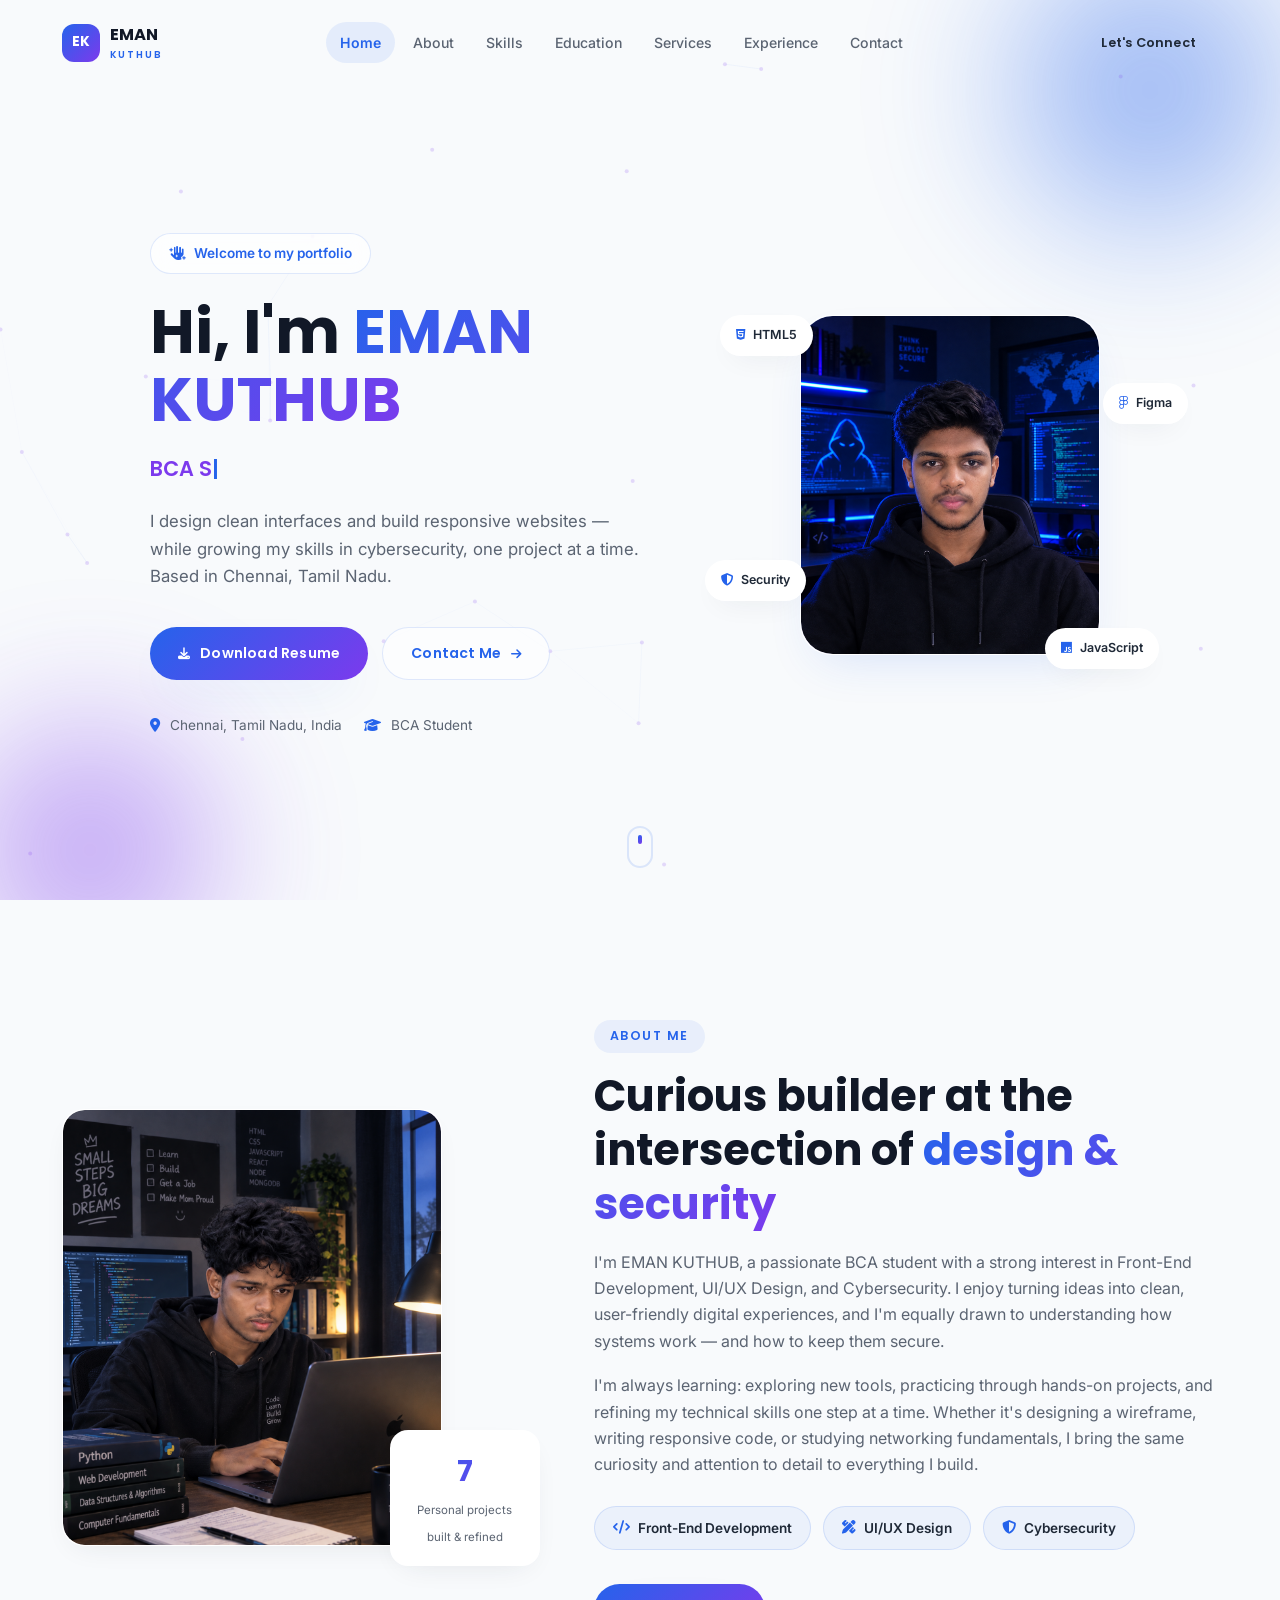
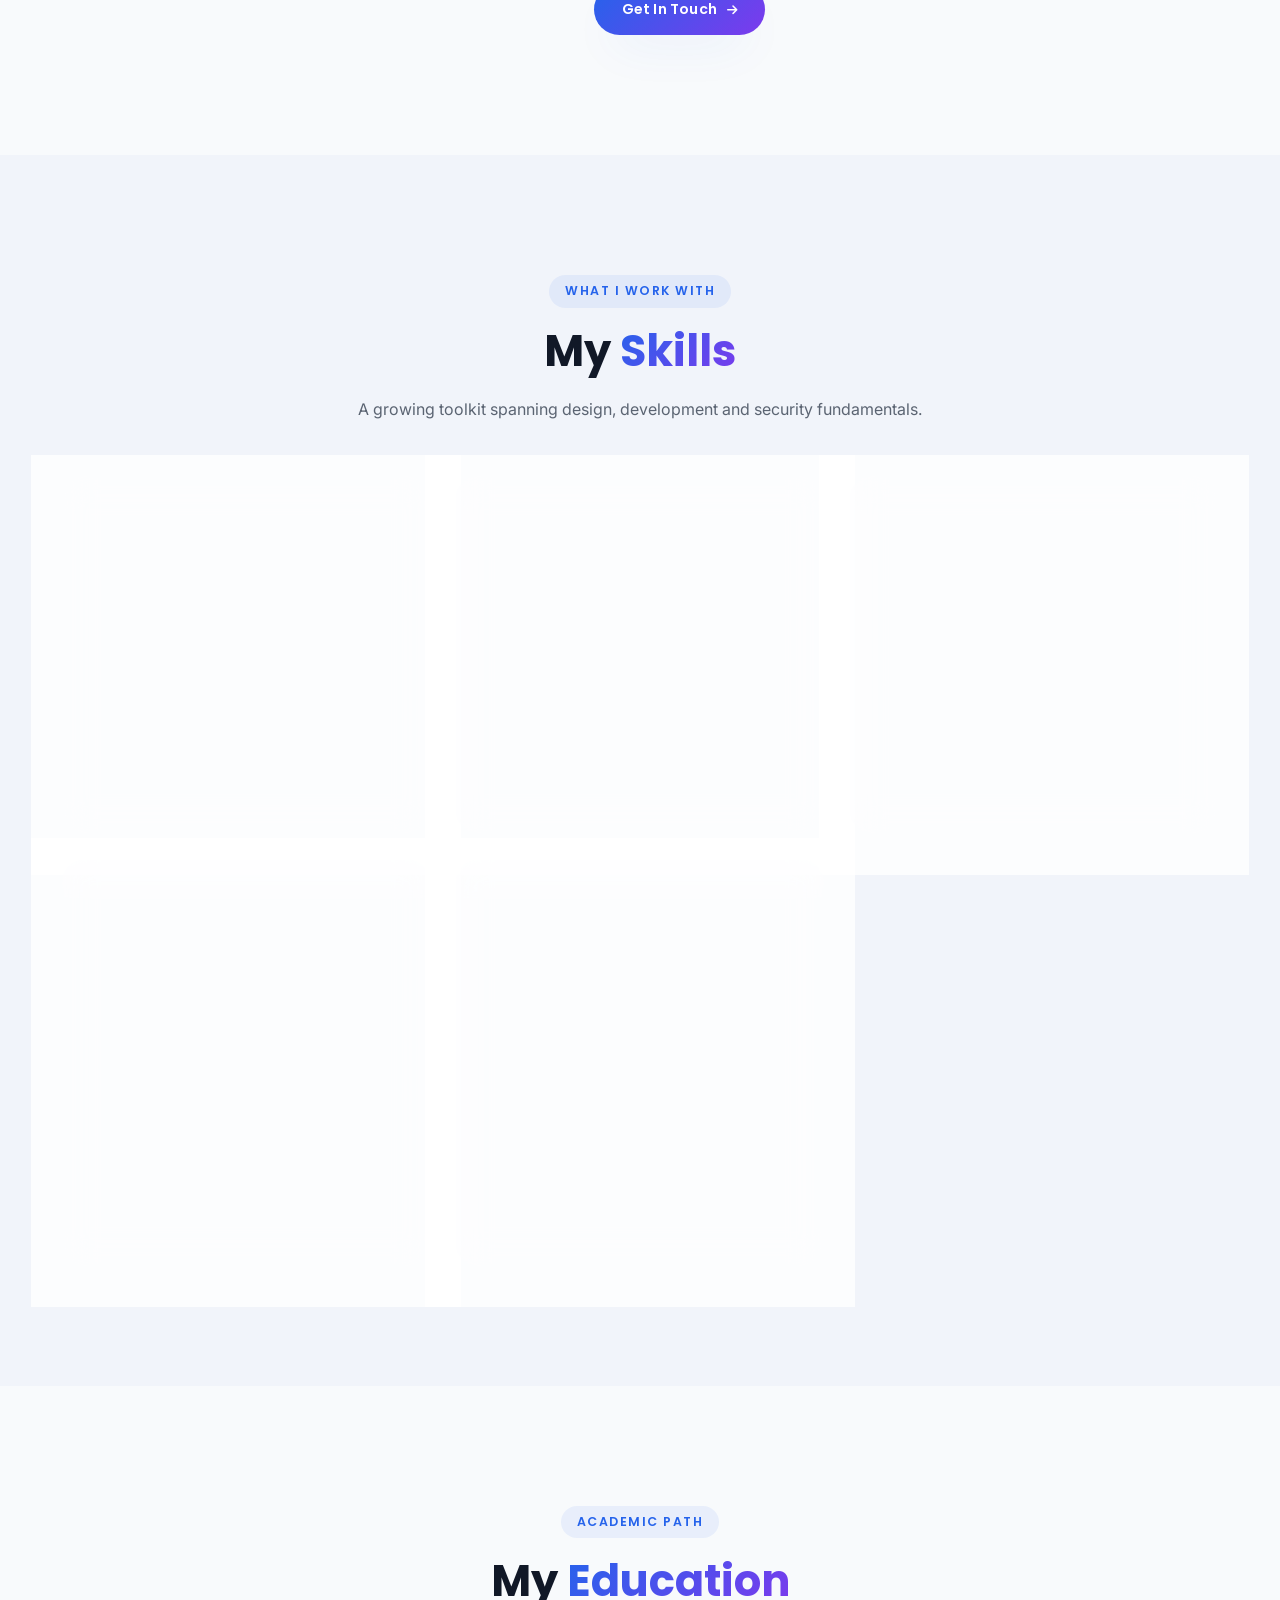
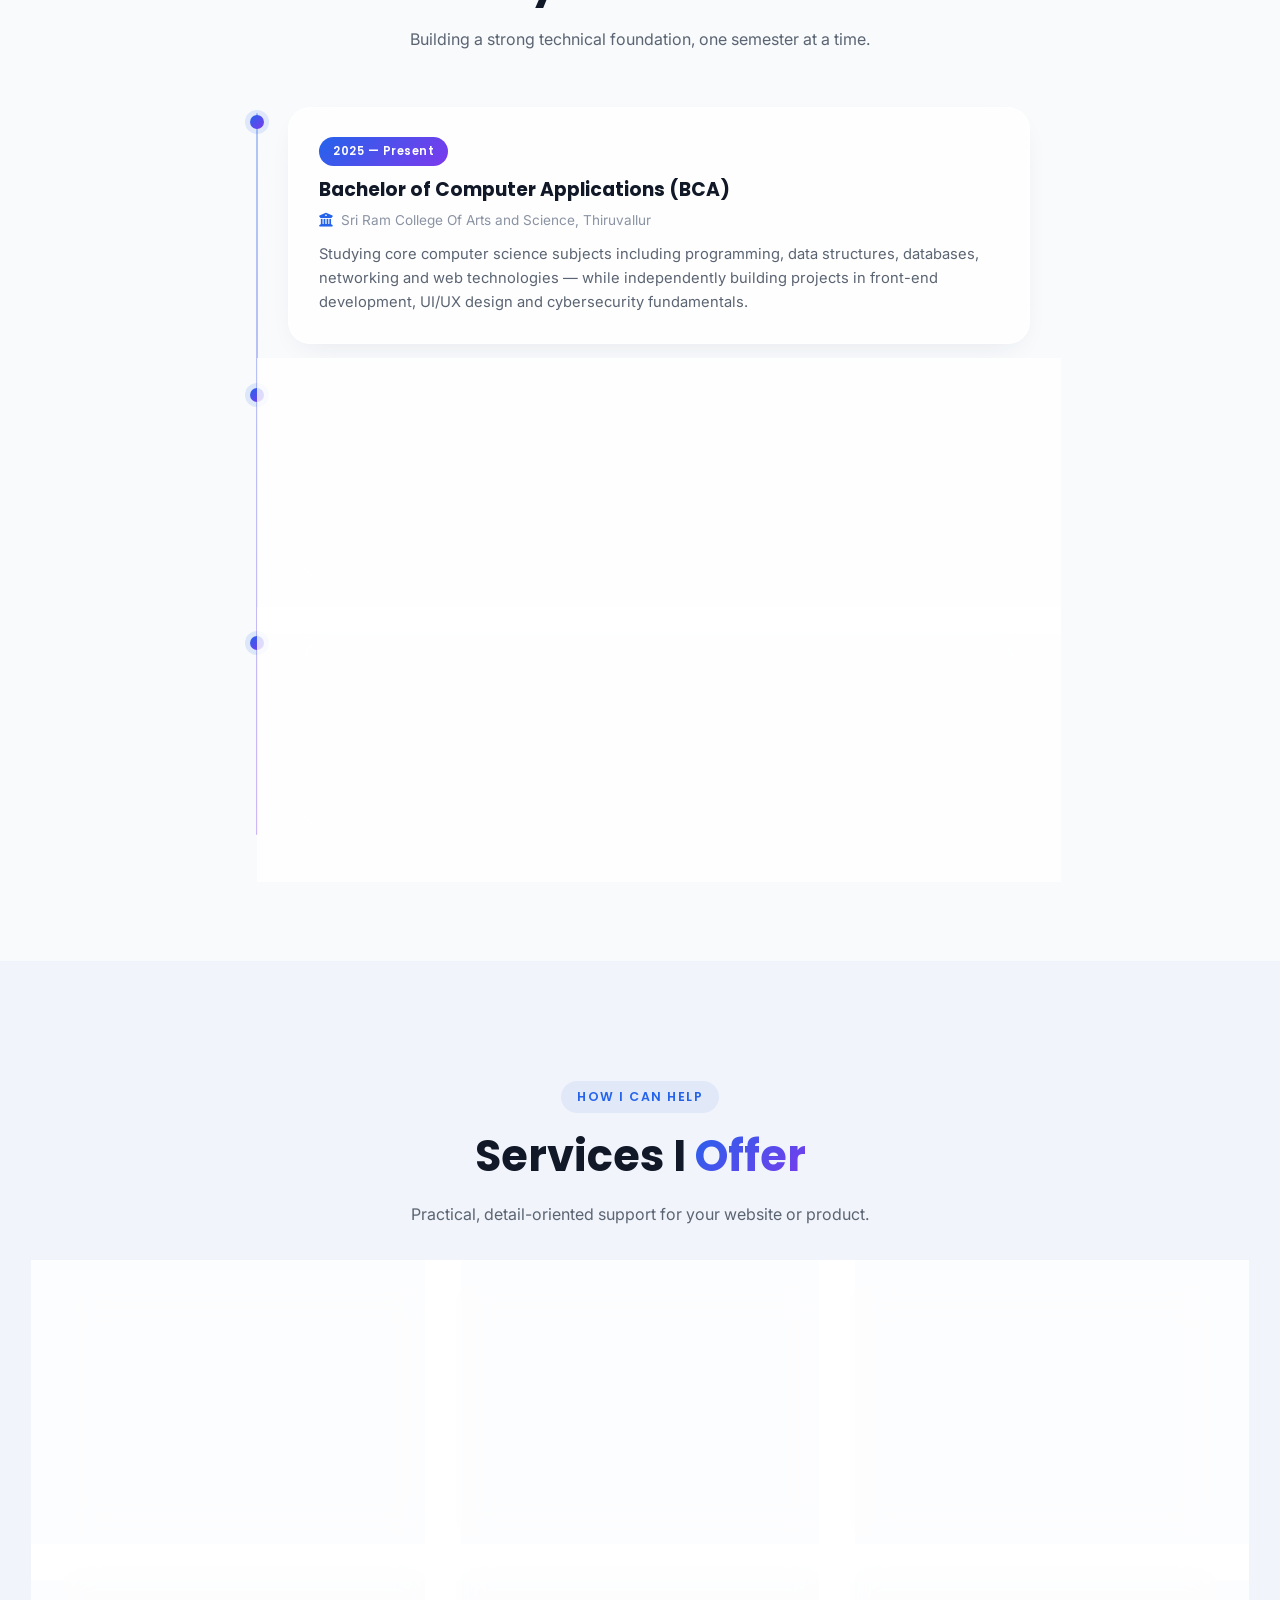
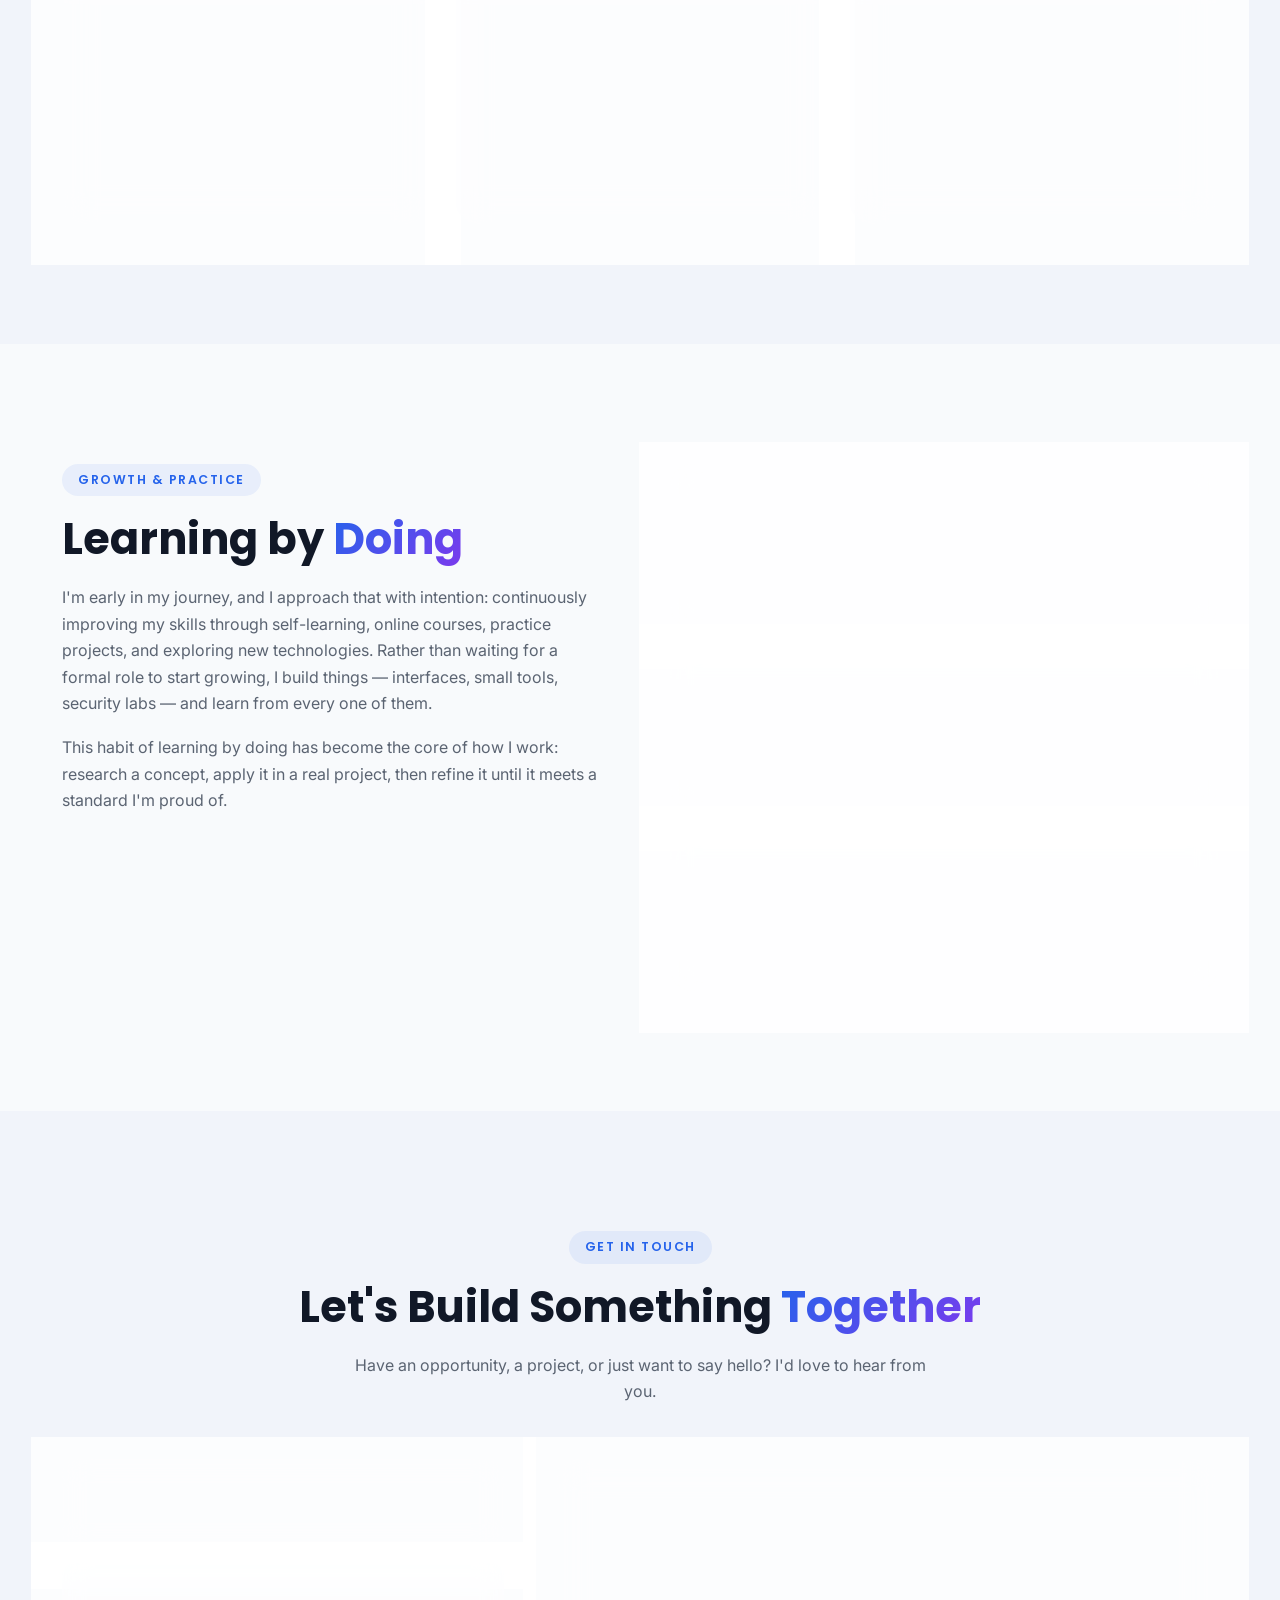
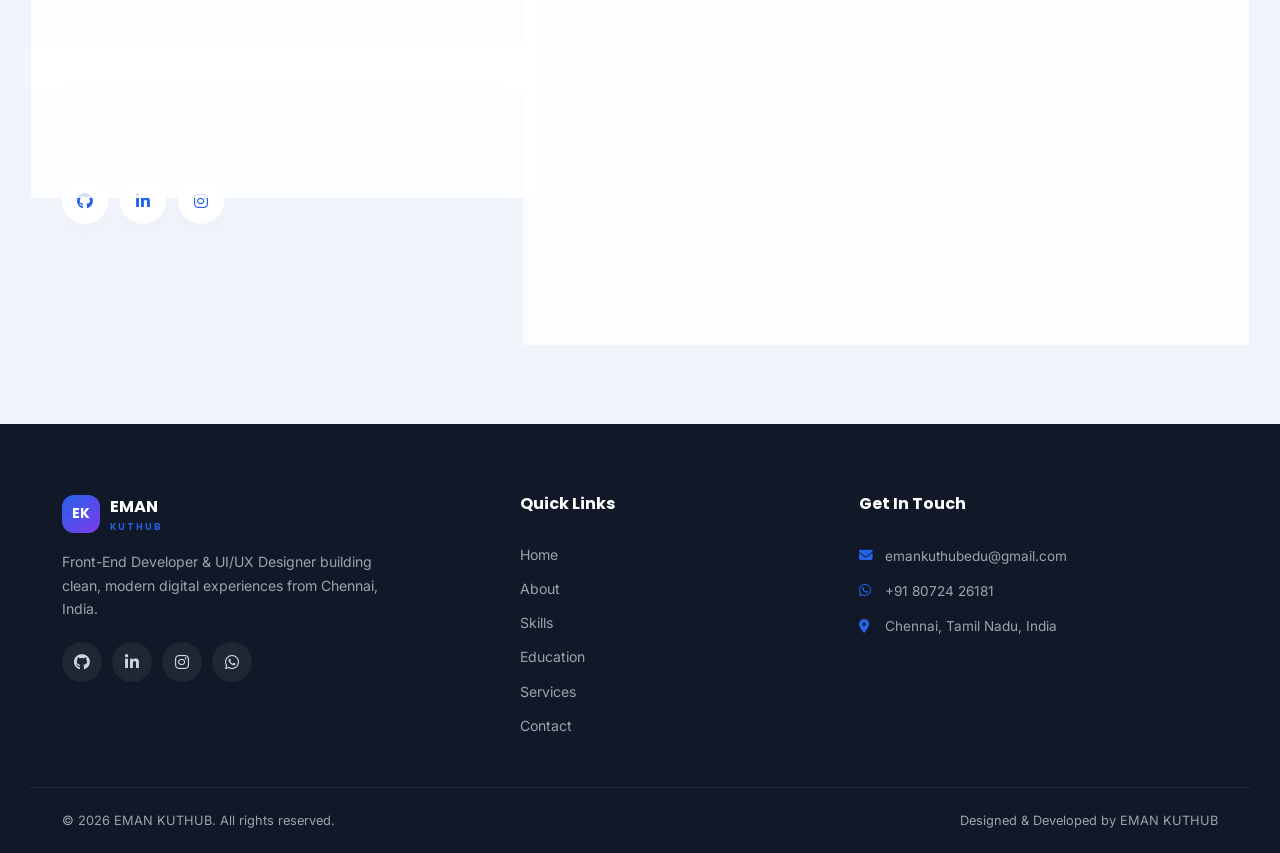
<file: index.html>
<!DOCTYPE html>
<html lang="en">
<head>
<meta charset="UTF-8">
<meta name="viewport" content="width=device-width, initial-scale=1.0">
<title>EMAN KUTHUB — Front-End Developer &amp; UI/UX Designer</title>
<meta name="description" content="EMAN KUTHUB — BCA Student, Front-End Developer, UI/UX Designer and Aspiring Cybersecurity Professional based in Chennai, India.">
<meta name="keywords" content="EMAN KUTHUB, Front-End Developer, UI/UX Designer, Portfolio, Chennai, BCA Student">
<meta name="author" content="EMAN KUTHUB">
<meta property="og:title" content="EMAN KUTHUB — Front-End Developer & UI/UX Designer">
<meta property="og:description" content="BCA Student | Front-End Developer | UI/UX Designer | Aspiring Cybersecurity Professional">
<meta property="og:type" content="website">
<meta name="theme-color" content="#F8FAFC">

<link rel="preconnect" href="https://fonts.googleapis.com">
<link rel="preconnect" href="https://fonts.gstatic.com" crossorigin>
<link href="https://fonts.googleapis.com/css2?family=Poppins:wght@500;600;700;800&family=Inter:wght@300;400;500;600;700&display=swap" rel="stylesheet">
<link rel="stylesheet" href="https://cdnjs.cloudflare.com/ajax/libs/font-awesome/6.5.1/css/all.min.css">

<link rel="stylesheet" href="css/style.css">
</head>
<body>

<!-- ============ LOADING SCREEN ============ -->
<div class="loader" id="loader" aria-hidden="true">
  <div class="loader-inner">
    <div class="loader-ring"></div>
    <span class="loader-mark">EK</span>
    <p class="loader-text">Loading portfolio<span class="dots">...</span></p>
  </div>
</div>

<!-- ============ SKIP LINK (accessibility) ============ -->
<a href="#main-content" class="skip-link">Skip to content</a>

<!-- ============ NAVIGATION ============ -->
<header class="navbar" id="navbar">
  <div class="nav-container">
    <a href="#home" class="nav-logo" aria-label="EMAN KUTHUB Home">
      <span class="logo-mark">EK</span>
      <span class="logo-text">EMAN<span>KUTHUB</span></span>
    </a>

    <nav class="nav-links" id="navLinks" aria-label="Primary">
      <a href="#home" class="nav-link active" data-section="home">Home</a>
      <a href="#about" class="nav-link" data-section="about">About</a>
      <a href="#skills" class="nav-link" data-section="skills">Skills</a>
      <a href="#education" class="nav-link" data-section="education">Education</a>
      <a href="#services" class="nav-link" data-section="services">Services</a>
      <a href="#experience" class="nav-link" data-section="experience">Experience</a>
      <a href="#contact" class="nav-link" data-section="contact">Contact</a>
    </nav>

    <a href="#contact" class="btn btn-nav">Let's Connect</a>

    <button class="nav-toggle" id="navToggle" aria-label="Toggle menu" aria-expanded="false">
      <span></span><span></span><span></span>
    </button>
  </div>
</header>

<main id="main-content">

<!-- ============ HERO SECTION ============ -->
<section class="hero" id="home">
  <div class="hero-bg" aria-hidden="true">
    <span class="blob blob-1"></span>
    <span class="blob blob-2"></span>
    <canvas id="nodeCanvas"></canvas>
  </div>

  <div class="hero-container">
    <div class="hero-text">
      <p class="hero-eyebrow" data-reveal><i class="fa-solid fa-hand-sparkles"></i> Welcome to my portfolio</p>

      <h1 class="hero-heading" data-reveal>
        Hi, I'm <span class="text-gradient">EMAN KUTHUB</span>
      </h1>

      <div class="hero-role" data-reveal>
        <span class="typing-text" id="typingText"></span><span class="typing-cursor">|</span>
      </div>

      <p class="hero-tagline" data-reveal>
        I design clean interfaces and build responsive websites — while growing my skills
        in cybersecurity, one project at a time. Based in Chennai, Tamil Nadu.
      </p>

      <div class="hero-cta" data-reveal>
        <a href="assets/EMAN_Kuthub_Resume.pdf" class="btn btn-primary" download>
          <i class="fa-solid fa-download"></i><span>Download Resume</span>
        </a>
        <a href="#contact" class="btn btn-outline">
          <span>Contact Me</span><i class="fa-solid fa-arrow-right"></i>
        </a>
      </div>

      <div class="hero-meta" data-reveal>
        <span><i class="fa-solid fa-location-dot"></i> Chennai, Tamil Nadu, India</span>
        <span><i class="fa-solid fa-graduation-cap"></i> BCA Student</span>
      </div>
    </div>

    <div class="hero-visual" data-reveal>
      <div class="avatar-glass">
        <div class="avatar-placeholder">
          <img src="assets/eman-profile.png" alt="Eman Kuthub">
        </div>
      </div>
      <span class="float-chip chip-1"><i class="fa-brands fa-html5"></i> HTML5</span>
      <span class="float-chip chip-2"><i class="fa-brands fa-figma"></i> Figma</span>
      <span class="float-chip chip-3"><i class="fa-solid fa-shield-halved"></i> Security</span>
      <span class="float-chip chip-4"><i class="fa-brands fa-js"></i> JavaScript</span>
    </div>
  </div>

  <a href="#about" class="scroll-cue" aria-label="Scroll to About section">
    <span></span>
  </a>
</section>

<!-- ============ ABOUT SECTION ============ -->
<section class="section" id="about">
  <div class="section-container about-grid">
    <div class="about-visual" data-reveal>
      <div class="about-card-glass">
        <span class="blob blob-small" aria-hidden="true"></span>
        <div class="about-photo-placeholder">
          <img src="assets/eman-about.png" alt="Eman Kuthub at work">
        </div>
      </div>
      <div class="about-float-stat">
        <span class="num" data-count="7">0</span>
        <span class="label">Personal projects<br>built &amp; refined</span>
      </div>
    </div>

    <div class="about-content">
      <p class="section-eyebrow" data-reveal>About Me</p>
      <h2 class="section-title" data-reveal>Curious builder at the intersection of <span class="text-gradient">design &amp; security</span></h2>
      <p class="about-text" data-reveal>
        I'm EMAN KUTHUB, a passionate BCA student with a strong interest in Front-End Development,
        UI/UX Design, and Cybersecurity. I enjoy turning ideas into clean, user-friendly digital
        experiences, and I'm equally drawn to understanding how systems work — and how to keep
        them secure.
      </p>
      <p class="about-text" data-reveal>
        I'm always learning: exploring new tools, practicing through hands-on projects, and
        refining my technical skills one step at a time. Whether it's designing a wireframe,
        writing responsive code, or studying networking fundamentals, I bring the same curiosity
        and attention to detail to everything I build.
      </p>

      <div class="about-highlights" data-reveal>
        <div class="highlight-pill"><i class="fa-solid fa-code"></i> Front-End Development</div>
        <div class="highlight-pill"><i class="fa-solid fa-pen-ruler"></i> UI/UX Design</div>
        <div class="highlight-pill"><i class="fa-solid fa-shield-halved"></i> Cybersecurity</div>
      </div>

      <a href="#contact" class="btn btn-primary" data-reveal>
        <span>Get In Touch</span><i class="fa-solid fa-arrow-right"></i>
      </a>
    </div>
  </div>
</section>

<!-- ============ SKILLS SECTION ============ -->
<section class="section section-alt" id="skills">
  <div class="section-container">
    <p class="section-eyebrow center" data-reveal>What I Work With</p>
    <h2 class="section-title center" data-reveal>My <span class="text-gradient">Skills</span></h2>
    <p class="section-sub center" data-reveal>A growing toolkit spanning design, development and security fundamentals.</p>

    <div class="skills-grid">

      <div class="skill-card" data-reveal>
        <div class="skill-icon-wrap"><i class="fa-solid fa-code"></i></div>
        <h3>Frontend</h3>
        <div class="skill-bar-item"><div class="skill-bar-top"><span>HTML5</span><span>95%</span></div><div class="skill-bar-track"><div class="skill-bar-fill" data-width="95"></div></div></div>
        <div class="skill-bar-item"><div class="skill-bar-top"><span>CSS3</span><span>92%</span></div><div class="skill-bar-track"><div class="skill-bar-fill" data-width="92"></div></div></div>
        <div class="skill-bar-item"><div class="skill-bar-top"><span>JavaScript</span><span>85%</span></div><div class="skill-bar-track"><div class="skill-bar-fill" data-width="85"></div></div></div>
        <div class="skill-bar-item"><div class="skill-bar-top"><span>Responsive Design</span><span>90%</span></div><div class="skill-bar-track"><div class="skill-bar-fill" data-width="90"></div></div></div>
      </div>

      <div class="skill-card" data-reveal>
        <div class="skill-icon-wrap"><i class="fa-solid fa-pen-ruler"></i></div>
        <h3>UI/UX</h3>
        <div class="skill-bar-item"><div class="skill-bar-top"><span>Figma</span><span>88%</span></div><div class="skill-bar-track"><div class="skill-bar-fill" data-width="88"></div></div></div>
        <div class="skill-bar-item"><div class="skill-bar-top"><span>Wireframing</span><span>85%</span></div><div class="skill-bar-track"><div class="skill-bar-fill" data-width="85"></div></div></div>
        <div class="skill-bar-item"><div class="skill-bar-top"><span>Prototyping</span><span>82%</span></div><div class="skill-bar-track"><div class="skill-bar-fill" data-width="82"></div></div></div>
      </div>

      <div class="skill-card" data-reveal>
        <div class="skill-icon-wrap"><i class="fa-solid fa-laptop-code"></i></div>
        <h3>Programming</h3>
        <div class="skill-bar-item"><div class="skill-bar-top"><span>Python</span><span>80%</span></div><div class="skill-bar-track"><div class="skill-bar-fill" data-width="80"></div></div></div>
        <div class="skill-bar-item"><div class="skill-bar-top"><span>C++</span><span>75%</span></div><div class="skill-bar-track"><div class="skill-bar-fill" data-width="75"></div></div></div>
        <div class="skill-bar-item"><div class="skill-bar-top"><span>Basic Java</span><span>65%</span></div><div class="skill-bar-track"><div class="skill-bar-fill" data-width="65"></div></div></div>
      </div>

      <div class="skill-card" data-reveal>
        <div class="skill-icon-wrap"><i class="fa-solid fa-shield-halved"></i></div>
        <h3>Cybersecurity</h3>
        <div class="skill-bar-item"><div class="skill-bar-top"><span>Linux Basics</span><span>78%</span></div><div class="skill-bar-track"><div class="skill-bar-fill" data-width="78"></div></div></div>
        <div class="skill-bar-item"><div class="skill-bar-top"><span>Networking Fundamentals</span><span>75%</span></div><div class="skill-bar-track"><div class="skill-bar-fill" data-width="75"></div></div></div>
        <div class="skill-bar-item"><div class="skill-bar-top"><span>Ethical Hacking Basics</span><span>65%</span></div><div class="skill-bar-track"><div class="skill-bar-fill" data-width="65"></div></div></div>
        <div class="skill-bar-item"><div class="skill-bar-top"><span>Nmap</span><span>70%</span></div><div class="skill-bar-track"><div class="skill-bar-fill" data-width="70"></div></div></div>
        <div class="skill-bar-item"><div class="skill-bar-top"><span>Wireshark</span><span>68%</span></div><div class="skill-bar-track"><div class="skill-bar-fill" data-width="68"></div></div></div>
      </div>

      <div class="skill-card" data-reveal>
        <div class="skill-icon-wrap"><i class="fa-solid fa-toolbox"></i></div>
        <h3>Tools</h3>
        <div class="skill-bar-item"><div class="skill-bar-top"><span>Git</span><span>85%</span></div><div class="skill-bar-track"><div class="skill-bar-fill" data-width="85"></div></div></div>
        <div class="skill-bar-item"><div class="skill-bar-top"><span>GitHub</span><span>85%</span></div><div class="skill-bar-track"><div class="skill-bar-fill" data-width="85"></div></div></div>
        <div class="skill-bar-item"><div class="skill-bar-top"><span>VS Code</span><span>95%</span></div><div class="skill-bar-track"><div class="skill-bar-fill" data-width="95"></div></div></div>
        <div class="skill-bar-item"><div class="skill-bar-top"><span>Canva</span><span>90%</span></div><div class="skill-bar-track"><div class="skill-bar-fill" data-width="90"></div></div></div>
      </div>

    </div>
  </div>
</section>

<!-- ============ EDUCATION SECTION ============ -->
<section class="section" id="education">
  <div class="section-container">
    <p class="section-eyebrow center" data-reveal>Academic Path</p>
    <h2 class="section-title center" data-reveal>My <span class="text-gradient">Education</span></h2>
    <p class="section-sub center" data-reveal>Building a strong technical foundation, one semester at a time.</p>

    <div class="timeline">
      <div class="timeline-item" data-reveal>
        <div class="timeline-dot"></div>
        <div class="timeline-card">
          <span class="timeline-date">2025 — Present</span>
          <h3>Bachelor of Computer Applications (BCA)</h3>
          <p class="timeline-org"><i class="fa-solid fa-building-columns"></i> Sri Ram College Of Arts and Science, Thiruvallur</p>
          <p>Studying core computer science subjects including programming, data structures,
            databases, networking and web technologies — while independently building projects
            in front-end development, UI/UX design and cybersecurity fundamentals.</p>
        </div>
      </div>

      <div class="timeline-item" data-reveal>
        <div class="timeline-dot"></div>
        <div class="timeline-card">
          <span class="timeline-date">Ongoing</span>
          <h3>Self-Directed Learning</h3>
          <p class="timeline-org"><i class="fa-solid fa-laptop-code"></i> Online Courses &amp; Practice Projects</p>
          <p>Continuously studying UI/UX principles, front-end best practices, Linux, networking
            and ethical hacking basics through hands-on, project-based learning.</p>
        </div>
      </div>

      <div class="timeline-item" data-reveal>
        <div class="timeline-dot"></div>
        <div class="timeline-card">
          <span class="timeline-date">Earlier</span>
          <h3>Higher Secondary Education</h3>
          <p class="timeline-org"><i class="fa-solid fa-school"></i> Chennai, Tamil Nadu</p>
          <p>Built the foundation in logic, mathematics and computing that shaped my interest in
            technology and design.</p>
        </div>
      </div>
    </div>
  </div>
</section>

<!-- ============ SERVICES SECTION ============ -->
<section class="section section-alt" id="services">
  <div class="section-container">
    <p class="section-eyebrow center" data-reveal>How I Can Help</p>
    <h2 class="section-title center" data-reveal>Services I <span class="text-gradient">Offer</span></h2>
    <p class="section-sub center" data-reveal>Practical, detail-oriented support for your website or product.</p>

    <div class="services-grid">
      <div class="service-card" data-reveal>
        <div class="service-icon"><i class="fa-solid fa-code"></i></div>
        <h3>Front-End Development</h3>
        <p>Clean, semantic and efficient code that brings designs to life with smooth interactions.</p>
      </div>
      <div class="service-card" data-reveal>
        <div class="service-icon"><i class="fa-solid fa-mobile-screen-button"></i></div>
        <h3>Responsive Website Design</h3>
        <p>Websites that look and perform beautifully across mobile, tablet and desktop.</p>
      </div>
      <div class="service-card" data-reveal>
        <div class="service-icon"><i class="fa-solid fa-pen-ruler"></i></div>
        <h3>UI/UX Design</h3>
        <p>User-centered interfaces designed with wireframes, prototypes and thoughtful flows.</p>
      </div>
      <div class="service-card" data-reveal>
        <div class="service-icon"><i class="fa-solid fa-bullseye"></i></div>
        <h3>Landing Page Design</h3>
        <p>Focused, high-clarity landing pages built to communicate and convert.</p>
      </div>
      <div class="service-card" data-reveal>
        <div class="service-icon"><i class="fa-solid fa-arrows-rotate"></i></div>
        <h3>Website Redesign</h3>
        <p>Refreshing outdated websites with modern design language and better usability.</p>
      </div>
      <div class="service-card" data-reveal>
        <div class="service-icon"><i class="fa-solid fa-wrench"></i></div>
        <h3>Website Maintenance</h3>
        <p>Ongoing updates, fixes and small improvements to keep your site running smoothly.</p>
      </div>
    </div>
  </div>
</section>

<!-- ============ EXPERIENCE SECTION ============ -->
<section class="section" id="experience">
  <div class="section-container experience-grid">
    <div data-reveal>
      <p class="section-eyebrow">Growth &amp; Practice</p>
      <h2 class="section-title">Learning by <span class="text-gradient">Doing</span></h2>
      <p class="about-text">
        I'm early in my journey, and I approach that with intention: continuously improving my
        skills through self-learning, online courses, practice projects, and exploring new
        technologies. Rather than waiting for a formal role to start growing, I build things —
        interfaces, small tools, security labs — and learn from every one of them.
      </p>
      <p class="about-text">
        This habit of learning by doing has become the core of how I work: research a concept,
        apply it in a real project, then refine it until it meets a standard I'm proud of.
      </p>
    </div>

    <div class="exp-cards">
      <div class="exp-card" data-reveal>
        <i class="fa-solid fa-book-open"></i>
        <h4>Online Courses</h4>
        <p>Structured learning across front-end development, design and security fundamentals.</p>
      </div>
      <div class="exp-card" data-reveal>
        <i class="fa-solid fa-diagram-project"></i>
        <h4>Practice Projects</h4>
        <p>Applying new concepts hands-on to build real, working interfaces and tools.</p>
      </div>
      <div class="exp-card" data-reveal>
        <i class="fa-solid fa-compass"></i>
        <h4>Exploring New Tech</h4>
        <p>Staying curious about emerging tools and approaches in design and development.</p>
      </div>
    </div>
  </div>
</section>

<!-- ============ CONTACT SECTION ============ -->
<section class="section section-alt" id="contact">
  <div class="section-container">
    <p class="section-eyebrow center" data-reveal>Get In Touch</p>
    <h2 class="section-title center" data-reveal>Let's Build Something <span class="text-gradient">Together</span></h2>
    <p class="section-sub center" data-reveal>Have an opportunity, a project, or just want to say hello? I'd love to hear from you.</p>

    <div class="contact-grid">
      <div class="contact-info" data-reveal>
        <a href="mailto:emankuthubedu@gmail.com" class="contact-item">
          <i class="fa-solid fa-envelope"></i>
          <div><span>Email</span><p>emankuthubedu@gmail.com</p></div>
        </a>
        <a href="https://wa.me/918072426181" target="_blank" rel="noopener" class="contact-item">
          <i class="fa-brands fa-whatsapp"></i>
          <div><span>Phone / WhatsApp</span><p>+91 80724 26181</p></div>
        </a>
        <div class="contact-item">
          <i class="fa-solid fa-location-dot"></i>
          <div><span>Location</span><p>Chennai, Tamil Nadu, India</p></div>
        </div>

        <div class="contact-socials">
          <a href="https://github.com/" target="_blank" rel="noopener" aria-label="GitHub"><i class="fa-brands fa-github"></i></a>
          <a href="https://linkedin.com/" target="_blank" rel="noopener" aria-label="LinkedIn"><i class="fa-brands fa-linkedin-in"></i></a>
          <a href="https://instagram.com/0xemank" target="_blank" rel="noopener" aria-label="Instagram"><i class="fa-brands fa-instagram"></i></a>
        </div>
      </div>

      <form class="contact-form" id="contactForm" data-reveal novalidate>
        <div class="form-row">
          <div class="form-group">
            <input type="text" id="fname" name="name" required placeholder=" " autocomplete="name">
            <label for="fname">Your Name</label>
          </div>
          <div class="form-group">
            <input type="email" id="femail" name="email" required placeholder=" " autocomplete="email">
            <label for="femail">Your Email</label>
          </div>
        </div>
        <div class="form-group">
          <input type="text" id="fsubject" name="subject" required placeholder=" ">
          <label for="fsubject">Subject</label>
        </div>
        <div class="form-group">
          <textarea id="fmessage" name="message" rows="5" required placeholder=" "></textarea>
          <label for="fmessage">Your Message</label>
        </div>
        <button type="submit" class="btn btn-primary btn-full">
          <span>Send Message</span><i class="fa-solid fa-paper-plane"></i>
        </button>
        <p class="form-status" id="formStatus" role="status" aria-live="polite"></p>
      </form>
    </div>
  </div>
</section>

</main>

<!-- ============ FOOTER ============ -->
<footer class="footer">
  <div class="footer-container">
    <div class="footer-brand">
      <a href="#home" class="nav-logo">
        <span class="logo-mark">EK</span>
        <span class="logo-text">EMAN<span>KUTHUB</span></span>
      </a>
      <p>Front-End Developer &amp; UI/UX Designer building clean, modern digital experiences from Chennai, India.</p>
      <div class="footer-socials">
        <a href="https://github.com/" target="_blank" rel="noopener" aria-label="GitHub"><i class="fa-brands fa-github"></i></a>
        <a href="https://linkedin.com/" target="_blank" rel="noopener" aria-label="LinkedIn"><i class="fa-brands fa-linkedin-in"></i></a>
        <a href="https://instagram.com/0xemank" target="_blank" rel="noopener" aria-label="Instagram"><i class="fa-brands fa-instagram"></i></a>
        <a href="https://wa.me/918072426181" target="_blank" rel="noopener" aria-label="WhatsApp"><i class="fa-brands fa-whatsapp"></i></a>
      </div>
    </div>

    <div class="footer-links">
      <h4>Quick Links</h4>
      <a href="#home">Home</a>
      <a href="#about">About</a>
      <a href="#skills">Skills</a>
      <a href="#education">Education</a>
      <a href="#services">Services</a>
      <a href="#contact">Contact</a>
    </div>

    <div class="footer-contact">
      <h4>Get In Touch</h4>
      <a href="mailto:emankuthubedu@gmail.com"><i class="fa-solid fa-envelope"></i> emankuthubedu@gmail.com</a>
      <a href="https://wa.me/918072426181" target="_blank" rel="noopener"><i class="fa-brands fa-whatsapp"></i> +91 80724 26181</a>
      <span><i class="fa-solid fa-location-dot"></i> Chennai, Tamil Nadu, India</span>
    </div>
  </div>

  <div class="footer-bottom">
    <p>&copy; <span id="year"></span> EMAN KUTHUB. All rights reserved.</p>
    <p>Designed &amp; Developed by EMAN KUTHUB</p>
  </div>
</footer>

<!-- ============ BACK TO TOP ============ -->
<button class="back-to-top" id="backToTop" aria-label="Back to top">
  <i class="fa-solid fa-arrow-up"></i>
</button>

<script src="js/script.js"></script>
</body>
</html>
</file>
<file: css/style.css>
/* =========================================================
   EMAN KUTHUB — LIGHT GLASSMORPHISM PORTFOLIO
   Palette: soft blue/purple gradients on a near-white ground.
   Type: Poppins (display) + Inter (body)
   ========================================================= */

:root{
  --primary:      #2563EB;
  --secondary:    #7C3AED;
  --bg:           #F8FAFC;
  --bg-alt:       #F1F4FA;
  --card-bg:      rgba(255,255,255,0.8);
  --card-bg-solid:#FFFFFF;
  --border:       rgba(37,99,235,0.14);
  --border-soft:  rgba(31,41,55,0.08);
  --text:         #1F2937;
  --text-muted:   #5B6472;
  --text-faint:   #8A93A3;

  --gradient:      linear-gradient(135deg, var(--primary), var(--secondary));
  --gradient-soft:  linear-gradient(135deg, rgba(37,99,235,0.12), rgba(124,58,237,0.12));

  --font-display: 'Poppins', sans-serif;
  --font-body: 'Inter', sans-serif;

  --max-w: 1220px;
  --section-pad: 120px;
  --radius: 22px;
  --radius-sm: 14px;

  --ease: cubic-bezier(.16,.84,.44,1);
  --shadow-soft: 0 20px 50px -20px rgba(37,99,235,0.18);
  --shadow-card: 0 10px 30px -14px rgba(31,41,55,0.12);
}

/* =============== RESET =============== */
*,*::before,*::after{ box-sizing:border-box; margin:0; padding:0; }
html{ scroll-behavior:smooth; }
body{
  background:var(--bg);
  color:var(--text);
  font-family:var(--font-body);
  font-weight:400;
  line-height:1.65;
  overflow-x:hidden;
  -webkit-font-smoothing:antialiased;
}
img{ max-width:100%; display:block; }
a{ color:inherit; text-decoration:none; }
ul{ list-style:none; }
button{ font-family:inherit; cursor:pointer; border:none; background:none; color:inherit; }
input,textarea{ font-family:inherit; }
h1,h2,h3,h4{ font-family:var(--font-display); font-weight:700; line-height:1.25; color:#111827; }
::selection{ background:var(--primary); color:#fff; }

@media (prefers-reduced-motion: reduce){
  *,*::before,*::after{ animation-duration:0.001ms !important; animation-iteration-count:1 !important; transition-duration:0.001ms !important; scroll-behavior:auto !important; }
}

/* =============== ACCESSIBILITY =============== */
a:focus-visible, button:focus-visible, input:focus-visible, textarea:focus-visible{
  outline:2px solid var(--primary);
  outline-offset:3px;
  border-radius:4px;
}
.skip-link{
  position:absolute; top:-60px; left:16px; z-index:10000;
  background:var(--primary); color:#fff; padding:10px 18px; border-radius:10px;
  font-size:.85rem; font-weight:600; transition:top .3s var(--ease);
}
.skip-link:focus{ top:16px; }

.text-gradient{
  background:var(--gradient);
  -webkit-background-clip:text; background-clip:text; -webkit-text-fill-color:transparent;
}

/* =============== SCROLLBAR =============== */
::-webkit-scrollbar{ width:9px; }
::-webkit-scrollbar-track{ background:var(--bg); }
::-webkit-scrollbar-thumb{ background:var(--gradient); border-radius:10px; }

/* =============== LOADER =============== */
.loader{
  position:fixed; inset:0; z-index:9999; background:var(--bg);
  display:flex; align-items:center; justify-content:center;
  transition:opacity .6s var(--ease), visibility .6s var(--ease);
}
.loader.hidden{ opacity:0; visibility:hidden; pointer-events:none; }
.loader-inner{ text-align:center; position:relative; }
.loader-ring{
  width:64px; height:64px; margin:0 auto 18px; border-radius:50%;
  border:3px solid rgba(37,99,235,0.14); border-top-color:var(--primary);
  animation:spin 0.9s linear infinite;
}
.loader-mark{
  position:absolute; top:0; left:0; right:0; height:64px; line-height:64px;
  font-family:var(--font-display); font-weight:700; font-size:.95rem;
  background:var(--gradient); -webkit-background-clip:text; background-clip:text; -webkit-text-fill-color:transparent;
}
.loader-text{ font-size:.85rem; color:var(--text-muted); margin-top:4px; }
@keyframes spin{ to{ transform:rotate(360deg); } }

/* =============== NAVBAR =============== */
.navbar{ position:fixed; top:0; left:0; right:0; z-index:1000; padding:22px 0; transition:all .4s var(--ease); }
.navbar.scrolled{
  padding:12px 0; background:rgba(248,250,252,.75);
  backdrop-filter:blur(16px); -webkit-backdrop-filter:blur(16px);
  border-bottom:1px solid var(--border-soft); box-shadow:0 4px 24px -12px rgba(31,41,55,0.1);
}
.nav-container{ max-width:var(--max-w); margin:0 auto; padding:0 32px; display:flex; align-items:center; justify-content:space-between; gap:24px; }
.nav-logo{ display:flex; align-items:center; gap:10px; flex-shrink:0; }
.logo-mark{
  width:38px; height:38px; border-radius:12px; display:flex; align-items:center; justify-content:center;
  background:var(--gradient); color:#fff; font-family:var(--font-display); font-weight:700; font-size:.85rem;
  box-shadow:var(--shadow-soft);
}
.logo-text{ font-family:var(--font-display); font-size:1.02rem; font-weight:700; color:#111827; }
.logo-text span{ display:block; font-size:.6rem; font-weight:600; letter-spacing:2px; color:var(--primary); margin-top:-2px; text-transform:uppercase; }

.nav-links{ display:flex; align-items:center; gap:4px; }
.nav-link{ position:relative; font-size:.88rem; font-weight:500; padding:9px 14px; color:var(--text-muted); border-radius:100px; transition:color .3s, background .3s; }
.nav-link:hover{ color:var(--primary); background:rgba(37,99,235,0.06); }
.nav-link.active{ color:var(--primary); background:rgba(37,99,235,0.09); font-weight:600; }

.nav-toggle{ display:none; flex-direction:column; gap:5px; width:26px; }
.nav-toggle span{ display:block; height:2px; border-radius:2px; background:var(--primary); transition:.35s var(--ease); }

/* =============== BUTTONS =============== */
.btn{
  display:inline-flex; align-items:center; justify-content:center; gap:10px;
  padding:14px 28px; border-radius:100px; font-size:.88rem; font-weight:600; font-family:var(--font-display);
  letter-spacing:.2px; transition:all .35s var(--ease); white-space:nowrap;
}
.btn i{ font-size:.85em; transition:transform .3s var(--ease); }
.btn-primary{ background:var(--gradient); color:#fff; box-shadow:var(--shadow-soft); }
.btn-primary:hover{ transform:translateY(-3px); box-shadow:0 24px 50px -18px rgba(37,99,235,0.4); }
.btn-primary:hover i{ transform:translateX(4px); }
.btn-outline{ border:1.5px solid var(--border); color:var(--primary); background:rgba(255,255,255,.6); }
.btn-outline:hover{ border-color:var(--primary); background:rgba(37,99,235,0.06); transform:translateY(-3px); }
.btn-nav{ padding:10px 22px; font-size:.8rem; }
.btn-full{ width:100%; }

/* =============== LAYOUT HELPERS =============== */
.section{ position:relative; z-index:1; padding:var(--section-pad) 0; }
.section-alt{ background:var(--bg-alt); }
.section-container{ max-width:var(--max-w); margin:0 auto; padding:0 32px; }

.section-eyebrow{
  display:inline-flex; align-items:center; gap:8px; font-family:var(--font-display); font-size:.78rem;
  font-weight:600; letter-spacing:1.5px; color:var(--primary); text-transform:uppercase; margin-bottom:16px;
  padding:6px 16px; border-radius:100px; background:rgba(37,99,235,0.08);
}
.section-eyebrow.center{ display:flex; margin-left:auto; margin-right:auto; width:fit-content; }

.section-title{ font-size:clamp(2rem,3.6vw,2.7rem); margin-bottom:18px; }
.section-title.center{ text-align:center; }
.section-sub{ color:var(--text-muted); max-width:580px; font-size:1rem; margin-bottom:54px; }
.section-sub.center{ text-align:center; margin-left:auto; margin-right:auto; }

/* =============== SCROLL REVEAL =============== */
[data-reveal]{ opacity:0; transform:translateY(30px); transition:opacity .8s var(--ease), transform .8s var(--ease); }
[data-reveal].in-view{ opacity:1; transform:translateY(0); }

/* =============== GLASS BASE =============== */
.glass{
  background:var(--card-bg); backdrop-filter:blur(18px); -webkit-backdrop-filter:blur(18px);
  border:1px solid rgba(255,255,255,0.6); box-shadow:var(--shadow-card);
}

/* =============== BLOBS (signature background motif) =============== */
.blob{
  position:absolute; border-radius:50%; filter:blur(60px); pointer-events:none; opacity:.55;
  animation:blobMove 14s ease-in-out infinite;
}
.blob-1{ width:420px; height:420px; background:radial-gradient(circle,var(--primary),transparent 70%); top:-120px; right:-80px; }
.blob-2{ width:380px; height:380px; background:radial-gradient(circle,var(--secondary),transparent 70%); bottom:-140px; left:-100px; animation-delay:3s; }
.blob-small{ position:absolute; width:200px; height:200px; background:radial-gradient(circle,var(--secondary),transparent 70%); filter:blur(40px); top:-40px; right:-40px; opacity:.4; animation:blobMove 12s ease-in-out infinite; }
@keyframes blobMove{ 0%,100%{ transform:translate(0,0) scale(1); } 50%{ transform:translate(30px,-20px) scale(1.08); } }

/* =============== HERO =============== */
.hero{ position:relative; min-height:100vh; display:flex; align-items:center; overflow:hidden; padding:150px 0 80px; }
.hero-bg{ position:absolute; inset:0; z-index:0; overflow:hidden; }
#nodeCanvas{ position:absolute; inset:0; width:100%; height:100%; opacity:.5; }

.hero-container{
  position:relative; z-index:1; max-width:var(--max-w); margin:0 auto; padding:0 32px;
  display:flex; align-items:center; justify-content:space-between; gap:60px;
}
.hero-text{ flex:1 1 540px; max-width:620px; }
.hero-eyebrow{
  display:inline-flex; align-items:center; gap:8px; font-size:.85rem; font-weight:600; color:var(--primary);
  background:rgba(255,255,255,.7); backdrop-filter:blur(10px); border:1px solid var(--border);
  padding:8px 18px; border-radius:100px; margin-bottom:24px;
}
.hero-heading{ font-size:clamp(2.4rem,5.4vw,3.8rem); line-height:1.12; margin-bottom:18px; color:#111827; }
.hero-role{ font-family:var(--font-display); font-size:1.3rem; font-weight:600; color:var(--secondary); margin-bottom:22px; min-height:32px; }
.typing-cursor{ color:var(--primary); animation:blink 1s step-end infinite; }
@keyframes blink{ 50%{ opacity:0; } }
.hero-tagline{ color:var(--text-muted); font-size:1.05rem; max-width:500px; margin-bottom:36px; }
.hero-cta{ display:flex; flex-wrap:wrap; gap:14px; margin-bottom:34px; }
.hero-meta{ display:flex; flex-wrap:wrap; gap:22px; font-size:.85rem; color:var(--text-muted); }
.hero-meta i{ color:var(--primary); margin-right:6px; }

.hero-visual{ position:relative; flex:1 1 340px; max-width:380px; display:flex; align-items:center; justify-content:center; }
.avatar-glass{
  position:relative; width:300px; height:340px; border-radius:32px;
  background:var(--card-bg); backdrop-filter:blur(18px); border:1px solid rgba(255,255,255,0.7);
  box-shadow:var(--shadow-soft); display:flex; align-items:center; justify-content:center; overflow:hidden;
}
.avatar-glass::before{
  content:''; position:absolute; inset:0; background:var(--gradient-soft); z-index:0;
}
.avatar-placeholder{ position:relative; z-index:1; width:100%; height:100%; display:flex; align-items:center; justify-content:center; }
.avatar-placeholder i{ font-size:6.5rem; color:rgba(37,99,235,0.28); }
.avatar-placeholder img{ width:100%; height:100%; object-fit:cover; object-position:center top; border-radius:32px; }

.float-chip{
  position:absolute; display:flex; align-items:center; gap:8px; padding:10px 16px; border-radius:100px;
  background:var(--card-bg-solid); box-shadow:var(--shadow-card); font-size:.78rem; font-weight:600; color:var(--text);
  animation:floatChip 4.5s ease-in-out infinite;
}
.float-chip i{ color:var(--primary); }
.chip-1{ top:0%; left:-14%; animation-delay:0s; }
.chip-2{ top:20%; right:-16%; animation-delay:.6s; }
.chip-3{ bottom:16%; left:-18%; animation-delay:1.2s; }
.chip-4{ bottom:-4%; right:-8%; animation-delay:1.8s; }
@keyframes floatChip{ 0%,100%{ transform:translateY(0); } 50%{ transform:translateY(-12px); } }

.scroll-cue{ position:absolute; bottom:32px; left:50%; transform:translateX(-50%); z-index:1; width:26px; height:42px; border:2px solid var(--border); border-radius:16px; display:flex; justify-content:center; padding-top:7px; }
.scroll-cue span{ width:4px; height:9px; background:var(--gradient); border-radius:3px; animation:scrolldown 1.6s ease infinite; }
@keyframes scrolldown{ 0%{ opacity:1; transform:translateY(0);} 100%{ opacity:0; transform:translateY(10px);} }

/* =============== ABOUT =============== */
.about-grid{ display:grid; grid-template-columns:.85fr 1.15fr; gap:70px; align-items:center; }
.about-visual{ position:relative; }
.about-card-glass{
  position:relative; max-width:380px; aspect-ratio:4/4.6; border-radius:var(--radius);
  background:var(--card-bg); backdrop-filter:blur(18px); border:1px solid rgba(255,255,255,.7);
  box-shadow:var(--shadow-card); overflow:hidden; display:flex; align-items:center; justify-content:center;
}
.about-photo-placeholder{ position:relative; z-index:1; width:100%; height:100%; }
.about-photo-placeholder i{ font-size:6rem; color:rgba(37,99,235,0.25); }
.about-photo-placeholder img{ width:100%; height:100%; object-fit:cover; object-position:center top; border-radius:var(--radius); }
.about-float-stat{
  position:absolute; bottom:-20px; right:-16px; background:var(--card-bg-solid); border-radius:18px;
  box-shadow:var(--shadow-card); padding:18px 22px; text-align:center; min-width:150px;
}
.about-float-stat .num{ display:block; font-family:var(--font-display); font-size:1.8rem; font-weight:700; background:var(--gradient); -webkit-background-clip:text; background-clip:text; -webkit-text-fill-color:transparent; }
.about-float-stat .label{ font-size:.72rem; color:var(--text-muted); line-height:1.3; }

.about-text{ color:var(--text-muted); margin-bottom:18px; font-size:1rem; }
.about-highlights{ display:flex; flex-wrap:wrap; gap:12px; margin:28px 0 34px; }
.highlight-pill{
  display:flex; align-items:center; gap:8px; padding:10px 18px; border-radius:100px;
  background:rgba(37,99,235,0.06); border:1px solid var(--border); font-size:.85rem; font-weight:600; color:var(--text);
}
.highlight-pill i{ color:var(--primary); }

/* =============== SKILLS =============== */
.skills-grid{ display:grid; grid-template-columns:repeat(3,1fr); gap:26px; }
.skill-card{
  padding:32px; border-radius:var(--radius); background:var(--card-bg); backdrop-filter:blur(16px);
  border:1px solid rgba(255,255,255,.7); box-shadow:var(--shadow-card);
  transition:transform .4s var(--ease), box-shadow .4s var(--ease);
}
.skill-card:hover{ transform:translateY(-8px); box-shadow:0 26px 50px -20px rgba(37,99,235,0.22); }
.skill-icon-wrap{
  width:52px; height:52px; border-radius:16px; display:flex; align-items:center; justify-content:center;
  background:var(--gradient); color:#fff; font-size:1.25rem; margin-bottom:18px; box-shadow:var(--shadow-soft);
}
.skill-card h3{ font-size:1.1rem; margin-bottom:20px; }
.skill-bar-item{ margin-bottom:15px; }
.skill-bar-item:last-child{ margin-bottom:0; }
.skill-bar-top{ display:flex; justify-content:space-between; font-size:.78rem; color:var(--text-muted); margin-bottom:6px; }
.skill-bar-top span:last-child{ font-weight:600; color:var(--primary); }
.skill-bar-track{ height:7px; border-radius:6px; background:rgba(37,99,235,0.1); overflow:hidden; }
.skill-bar-fill{ height:100%; width:0%; border-radius:6px; background:var(--gradient); transition:width 1.3s var(--ease); }

/* =============== TIMELINE =============== */
.timeline{ position:relative; max-width:780px; margin:0 auto; padding-left:38px; }
.timeline::before{ content:''; position:absolute; left:6px; top:6px; bottom:6px; width:2px; background:var(--gradient); border-radius:2px; opacity:.35; }
.timeline-item{ position:relative; margin-bottom:36px; }
.timeline-item:last-child{ margin-bottom:0; }
.timeline-dot{ position:absolute; left:-38px; top:8px; width:14px; height:14px; border-radius:50%; background:var(--gradient); box-shadow:0 0 0 5px rgba(37,99,235,.12); }
.timeline-card{
  padding:28px 30px; border-radius:var(--radius); background:var(--card-bg); backdrop-filter:blur(14px);
  border:1px solid rgba(255,255,255,.7); box-shadow:var(--shadow-card); transition:transform .3s var(--ease);
}
.timeline-card:hover{ transform:translateX(6px); }
.timeline-date{
  display:inline-block; font-family:var(--font-display); font-size:.72rem; font-weight:600; letter-spacing:.5px;
  color:#fff; background:var(--gradient); padding:5px 14px; border-radius:100px; margin-bottom:12px;
}
.timeline-card h3{ font-size:1.18rem; margin-bottom:8px; }
.timeline-org{ color:var(--text-faint); font-size:.85rem; margin-bottom:10px; display:flex; align-items:center; gap:8px; }
.timeline-org i{ color:var(--primary); }
.timeline-card p:last-child{ color:var(--text-muted); font-size:.92rem; }

/* =============== SERVICES =============== */
.services-grid{ display:grid; grid-template-columns:repeat(3,1fr); gap:26px; }
.service-card{
  padding:36px 30px; border-radius:var(--radius); background:var(--card-bg); backdrop-filter:blur(16px);
  border:1px solid rgba(255,255,255,.7); box-shadow:var(--shadow-card);
  transition:transform .4s var(--ease), box-shadow .4s var(--ease);
}
.service-card:hover{ transform:translateY(-8px); box-shadow:0 26px 50px -20px rgba(37,99,235,0.22); }
.service-icon{
  width:56px; height:56px; border-radius:18px; display:flex; align-items:center; justify-content:center;
  background:var(--gradient-soft); color:var(--primary); font-size:1.35rem; margin-bottom:22px;
}
.service-card h3{ font-size:1.14rem; margin-bottom:12px; }
.service-card p{ color:var(--text-muted); font-size:.9rem; }

/* =============== EXPERIENCE =============== */
.experience-grid{ display:grid; grid-template-columns:1fr 1fr; gap:60px; align-items:start; }
.exp-cards{ display:flex; flex-direction:column; gap:18px; }
.exp-card{
  padding:26px 28px; border-radius:var(--radius); background:var(--card-bg); backdrop-filter:blur(14px);
  border:1px solid rgba(255,255,255,.7); box-shadow:var(--shadow-card); transition:transform .3s var(--ease);
}
.exp-card:hover{ transform:translateX(6px); }
.exp-card i{ color:var(--primary); font-size:1.4rem; margin-bottom:12px; display:block; }
.exp-card h4{ font-size:1.05rem; margin-bottom:8px; }
.exp-card p{ color:var(--text-muted); font-size:.88rem; }

/* =============== CONTACT =============== */
.contact-grid{ display:grid; grid-template-columns:.8fr 1.2fr; gap:50px; }
.contact-info{ display:flex; flex-direction:column; gap:16px; }
.contact-item{
  display:flex; align-items:center; gap:18px; padding:20px 22px; border-radius:var(--radius-sm);
  background:var(--card-bg); backdrop-filter:blur(14px); border:1px solid rgba(255,255,255,.7);
  box-shadow:var(--shadow-card); transition:transform .3s var(--ease);
}
a.contact-item:hover{ transform:translateX(6px); }
.contact-item i{ font-size:1.3rem; color:var(--primary); width:26px; text-align:center; }
.contact-item span{ display:block; font-size:.7rem; letter-spacing:.5px; text-transform:uppercase; color:var(--text-faint); }
.contact-item p{ font-size:.95rem; font-weight:600; margin-top:3px; color:var(--text); }
.contact-socials{ display:flex; gap:12px; margin-top:6px; }
.contact-socials a{
  width:46px; height:46px; border-radius:50%; background:var(--card-bg-solid); box-shadow:var(--shadow-card);
  display:flex; align-items:center; justify-content:center; color:var(--primary); transition:.3s;
}
.contact-socials a:hover{ background:var(--gradient); color:#fff; transform:translateY(-4px); }

.contact-form{
  padding:38px; border-radius:var(--radius); background:var(--card-bg); backdrop-filter:blur(16px);
  border:1px solid rgba(255,255,255,.7); box-shadow:var(--shadow-card);
}
.form-row{ display:grid; grid-template-columns:1fr 1fr; gap:18px; }
.form-group{ position:relative; margin-bottom:22px; }
.form-group input, .form-group textarea{
  width:100%; padding:16px 16px 10px; background:rgba(255,255,255,.7); border:1.5px solid var(--border-soft);
  border-radius:12px; color:var(--text); font-size:.95rem; resize:vertical; transition:border-color .3s;
}
.form-group textarea{ min-height:100px; }
.form-group input:focus, .form-group textarea:focus{ outline:none; border-color:var(--primary); }
.form-group label{
  position:absolute; left:16px; top:16px; color:var(--text-faint); font-size:.95rem; pointer-events:none;
  transition:all .25s var(--ease); background:transparent; padding:0 4px;
}
.form-group input:focus + label, .form-group input:not(:placeholder-shown) + label,
.form-group textarea:focus + label, .form-group textarea:not(:placeholder-shown) + label{
  top:-9px; font-size:.68rem; font-weight:600; letter-spacing:.3px; color:var(--primary); background:var(--bg-alt);
}
.form-status{ margin-top:14px; font-size:.85rem; font-weight:500; color:var(--primary); min-height:1em; text-align:center; }

/* =============== FOOTER =============== */
.footer{ position:relative; z-index:1; background:#111827; padding:70px 0 0; color:#E5E7EB; }
.footer-container{ max-width:var(--max-w); margin:0 auto; padding:0 32px; display:grid; grid-template-columns:1.4fr 1fr 1.2fr; gap:40px; padding-bottom:50px; }
.footer .nav-logo .logo-text{ color:#fff; }
.footer-brand p{ color:#9CA3AF; font-size:.88rem; margin:16px 0 22px; max-width:320px; }
.footer-socials{ display:flex; gap:10px; }
.footer-socials a{
  width:40px; height:40px; border-radius:50%; background:rgba(255,255,255,.06);
  display:flex; align-items:center; justify-content:center; color:#D1D5DB; transition:.3s;
}
.footer-socials a:hover{ background:var(--gradient); color:#fff; }
.footer-links h4, .footer-contact h4{ font-family:var(--font-display); font-size:1rem; margin-bottom:18px; color:#fff; }
.footer-links{ display:flex; flex-direction:column; gap:11px; }
.footer-links a{ color:#9CA3AF; font-size:.88rem; transition:.3s; width:fit-content; }
.footer-links a:hover{ color:#fff; padding-left:4px; }
.footer-contact{ display:flex; flex-direction:column; gap:13px; }
.footer-contact a, .footer-contact span{ display:flex; align-items:center; gap:10px; color:#9CA3AF; font-size:.85rem; }
.footer-contact i{ color:var(--primary); width:16px; }
.footer-contact a:hover{ color:#fff; }
.footer-bottom{
  border-top:1px solid rgba(255,255,255,.08); padding:22px 32px; display:flex; justify-content:space-between;
  max-width:var(--max-w); margin:0 auto; font-size:.8rem; color:#9CA3AF; flex-wrap:wrap; gap:10px;
}

/* =============== BACK TO TOP =============== */
.back-to-top{
  position:fixed; right:26px; bottom:26px; width:50px; height:50px; border-radius:50%;
  background:var(--gradient); color:#fff; box-shadow:var(--shadow-soft);
  display:flex; align-items:center; justify-content:center; font-size:1.1rem;
  opacity:0; visibility:hidden; transform:translateY(14px); transition:all .35s var(--ease); z-index:900;
}
.back-to-top.show{ opacity:1; visibility:visible; transform:translateY(0); }
.back-to-top:hover{ transform:translateY(-4px); }

/* =========================================================
   RESPONSIVE
   ========================================================= */
@media (max-width:1080px){
  .about-grid, .experience-grid, .contact-grid{ grid-template-columns:1fr; }
  .about-visual{ max-width:340px; margin:0 auto 40px; }
  .skills-grid, .services-grid{ grid-template-columns:repeat(2,1fr); }
  .footer-container{ grid-template-columns:1fr 1fr; }
}

@media (max-width:900px){
  .hero-container{ flex-direction:column-reverse; text-align:center; gap:50px; }
  .hero-text{ max-width:100%; }
  .hero-cta, .hero-meta{ justify-content:center; }
  .hero-tagline{ margin-left:auto; margin-right:auto; }
  .hero-visual{ max-width:300px; }
}

@media (max-width:860px){
  .nav-links{
    position:fixed; top:0; right:0; height:100vh; width:min(300px,80vw);
    background:rgba(248,250,252,.98); backdrop-filter:blur(20px); flex-direction:column;
    justify-content:center; align-items:flex-start; gap:6px; padding:40px;
    transform:translateX(100%); transition:transform .45s var(--ease); box-shadow:-10px 0 40px rgba(31,41,55,.08);
  }
  .nav-links.open{ transform:translateX(0); }
  .nav-link{ width:100%; padding:14px 16px; font-size:1rem; }
  .btn-nav{ display:none; }
  .nav-toggle{ display:flex; z-index:1100; }
  .nav-toggle.open span:nth-child(1){ transform:translateY(7px) rotate(45deg); }
  .nav-toggle.open span:nth-child(2){ opacity:0; }
  .nav-toggle.open span:nth-child(3){ transform:translateY(-7px) rotate(-45deg); }
}

@media (max-width:720px){
  :root{ --section-pad:84px; }
  .skills-grid, .services-grid{ grid-template-columns:1fr; }
  .form-row{ grid-template-columns:1fr; }
  .footer-container{ grid-template-columns:1fr; text-align:left; }
  .footer-bottom{ flex-direction:column; text-align:center; justify-content:center; }
  .float-chip{ font-size:.7rem; padding:8px 12px; }
}

@media (max-width:480px){
  .section-container{ padding:0 20px; }
  .hero-container{ padding:0 20px; }
  .nav-container{ padding:0 18px; }
  .avatar-glass{ width:240px; height:280px; }
  .hero-cta{ flex-direction:column; width:100%; }
  .hero-cta .btn{ width:100%; }
}
</file>
